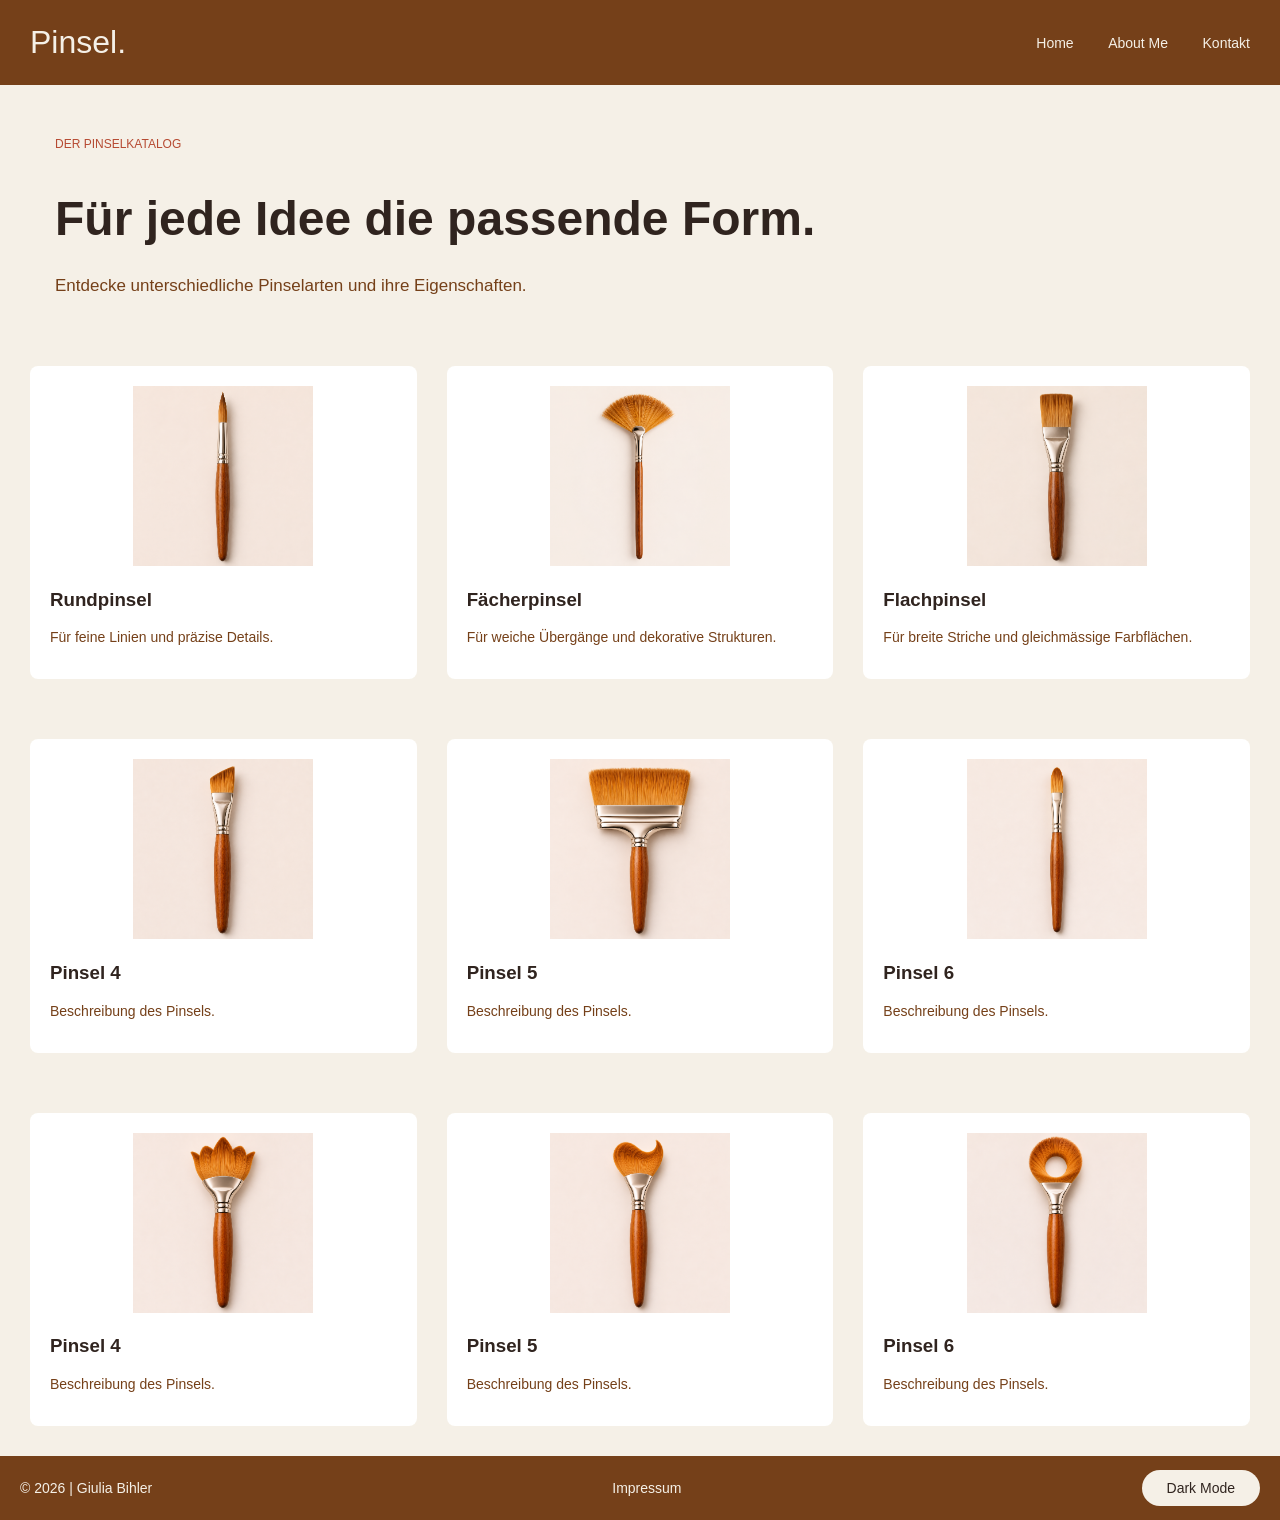
<file: index.HTML>
<!DOCTYPE html>
<html lang="de">

<head>
    <meta charset="UTF-8">
    <meta name="robots" content="nofollow, noindex" />
    <meta name="viewport" content="width=device-width, initial-scale=1.0">
    <title>Pinsel – Giulia Bihler</title>
    <link rel="stylesheet" href="css/style.css">
</head>

<body>

<!-- HEADER -->
<header class="header">

    <a href="index.html" class="logo">Pinsel.</a>

    <nav class="navigation">
        <a href="index.html">Home</a>
        <a href="aboutme.html">About Me</a>
        <a href="kontakt.html">Kontakt</a>
    </nav>

</header>

<main>
    <section class="hero">

        <p class="hero-kicker">DER PINSELKATALOG</p>

        <h1 class="hero-title">Für jede Idee die passende Form.</h1>

        <p class="hero-description">Entdecke unterschiedliche Pinselarten und ihre Eigenschaften.
        </p>

    </section>

    <section class="produkt-karten">

        <div class="produkt-karte">
            <img src="img/rundpinsel.png" alt="Rundpinsel">
            <h3>Rundpinsel</h3>
            <p>Für feine Linien und präzise Details.</p>
        </div>

        <div class="produkt-karte">
            <img src="img/faecherpinsel.png" alt="Fächerpinsel">
            <h3>Fächerpinsel</h3>
            <p>Für weiche Übergänge und dekorative Strukturen.</p>
        </div>

        <div class="produkt-karte">
            <img src="img/flachpinsel.png" alt="Flachpinsel">
            <h3>Flachpinsel</h3>
            <p>Für breite Striche und gleichmässige Farbflächen.</p>
        </div>

    </section>

    <section class="produkt-karten">

        <div class="produkt-karte">
            <img src="img/schraegerpinsel.png" alt="Schraeger Pinsel">
            <h3>Pinsel 4</h3>
            <p>Beschreibung des Pinsels.</p>
        </div>

        <div class="produkt-karte">
            <img src="img/breiterpinsel.png" alt="Breiter Pinsel">
            <h3>Pinsel 5</h3>
            <p>Beschreibung des Pinsels.</p>
        </div>

        <div class="produkt-karte">
            <img src="img/feinerpinsel.png" alt="Feiner Pinsel">
            <h3>Pinsel 6</h3>
            <p>Beschreibung des Pinsels.</p>
        </div>

    </section>

    <section class="produkt-karten">

        <div class="produkt-karte">
            <img src="img/blumenpinsel.png" alt="Blumenpinsel">
            <h3>Pinsel 4</h3>
            <p>Beschreibung des Pinsels.</p>
        </div>

        <div class="produkt-karte">
            <img src="img/spinsel.png" alt="S Pinsel">
            <h3>Pinsel 5</h3>
            <p>Beschreibung des Pinsels.</p>
        </div>

        <div class="produkt-karte">
            <img src="img/ringpinsel.png" alt="Ringpinsel">
            <h3>Pinsel 6</h3>
            <p>Beschreibung des Pinsels.</p>
        </div>

    </section>

</main>

<footer>

    <footer class="footer">

        <p>© 2026 | Giulia Bihler</p>

        <a href="impressum.html">Impressum</a>

        <button class="mode-button">Dark Mode</button>

</footer>

</body>

</html>
</file>
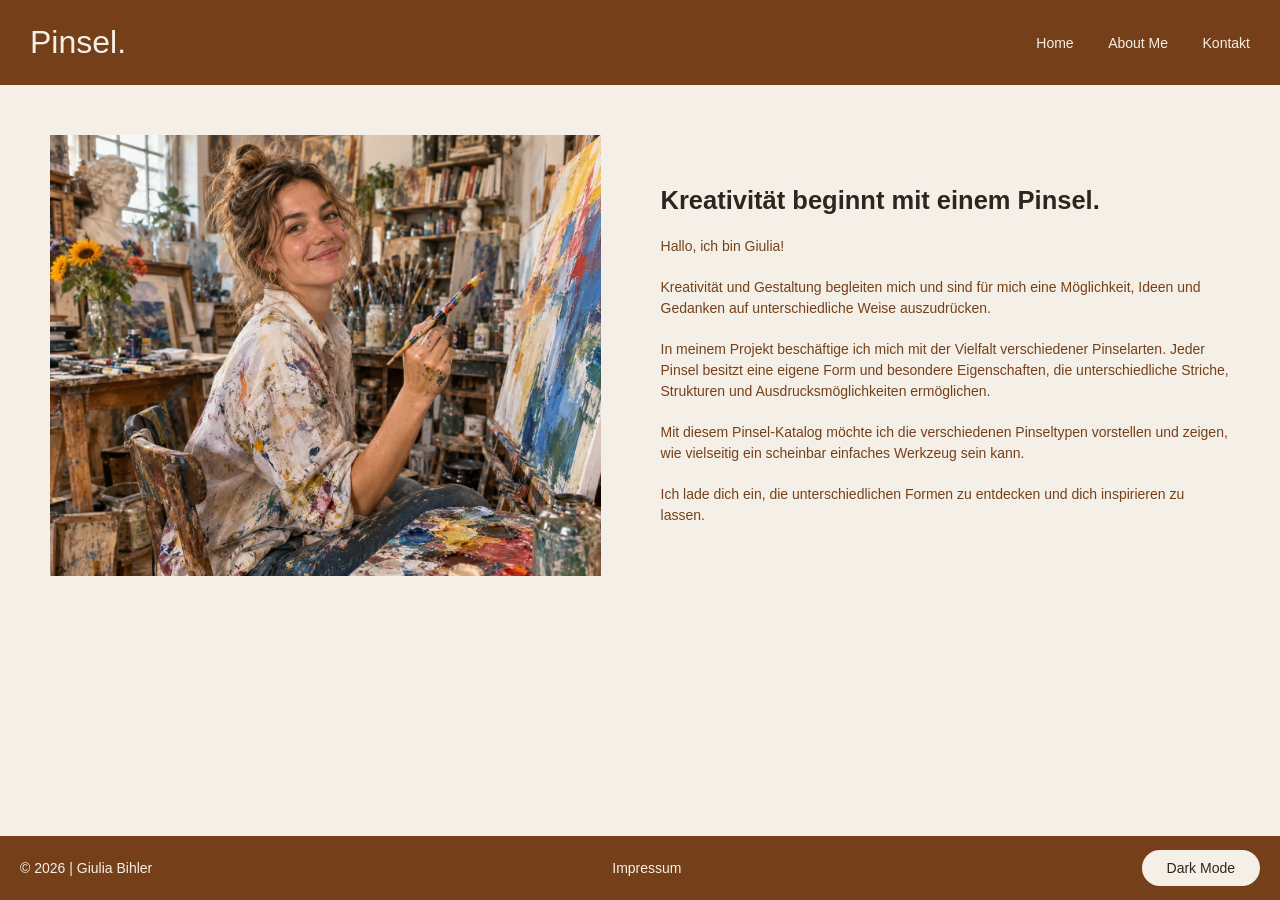
<file: aboutme.html>
<!DOCTYPE html>
<html lang="de">
<head>
    <meta charset="UTF-8">
    <meta name="robots" content="nofollow, noindex" />
    <title>Pinsel – Giulia Bihler</title>
    <link rel="stylesheet" href="css/style.css">
</head>

<body>

<header class="header">

    <a href="index.html" class="logo">Pinsel.</a>

    <nav class="navigation">
        <a href="index.html">Home</a>
        <a href="aboutme.html">About Me</a>
        <a href="kontakt.html">Kontakt</a>
    </nav>

</header>

<main class="about-main">

    <section class="about">

        <div class="about-image">
            <img src="img/portrait.png" alt="Portrait von Giulia">
        </div>

        <div class="about-text-titel">
            <h1>Kreativität beginnt mit einem Pinsel.</h1>

        <div class="about-text">
            <p>Hallo, ich bin Giulia!</p>
            <p>Kreativität und Gestaltung begleiten mich und sind für mich eine Möglichkeit, Ideen und Gedanken auf unterschiedliche Weise auszudrücken.</p>
                <p>In meinem Projekt beschäftige ich mich mit der Vielfalt verschiedener Pinselarten. Jeder Pinsel besitzt eine eigene Form und besondere Eigenschaften, die unterschiedliche Striche, Strukturen und Ausdrucksmöglichkeiten ermöglichen.</p>
                <p>Mit diesem Pinsel-Katalog möchte ich die verschiedenen Pinseltypen vorstellen und zeigen, wie vielseitig ein scheinbar einfaches Werkzeug sein kann.</p>
                <p>Ich lade dich ein, die unterschiedlichen Formen zu entdecken und dich inspirieren zu lassen.</p>
        </div>
        </div>


    </section>

</main>

<footer class="footer">

        <p>© 2026 | Giulia Bihler</p>

        <a href="impressum.html">Impressum</a>

        <button class="mode-button">Dark Mode</button>

</footer>

</body>

</html>
</file>
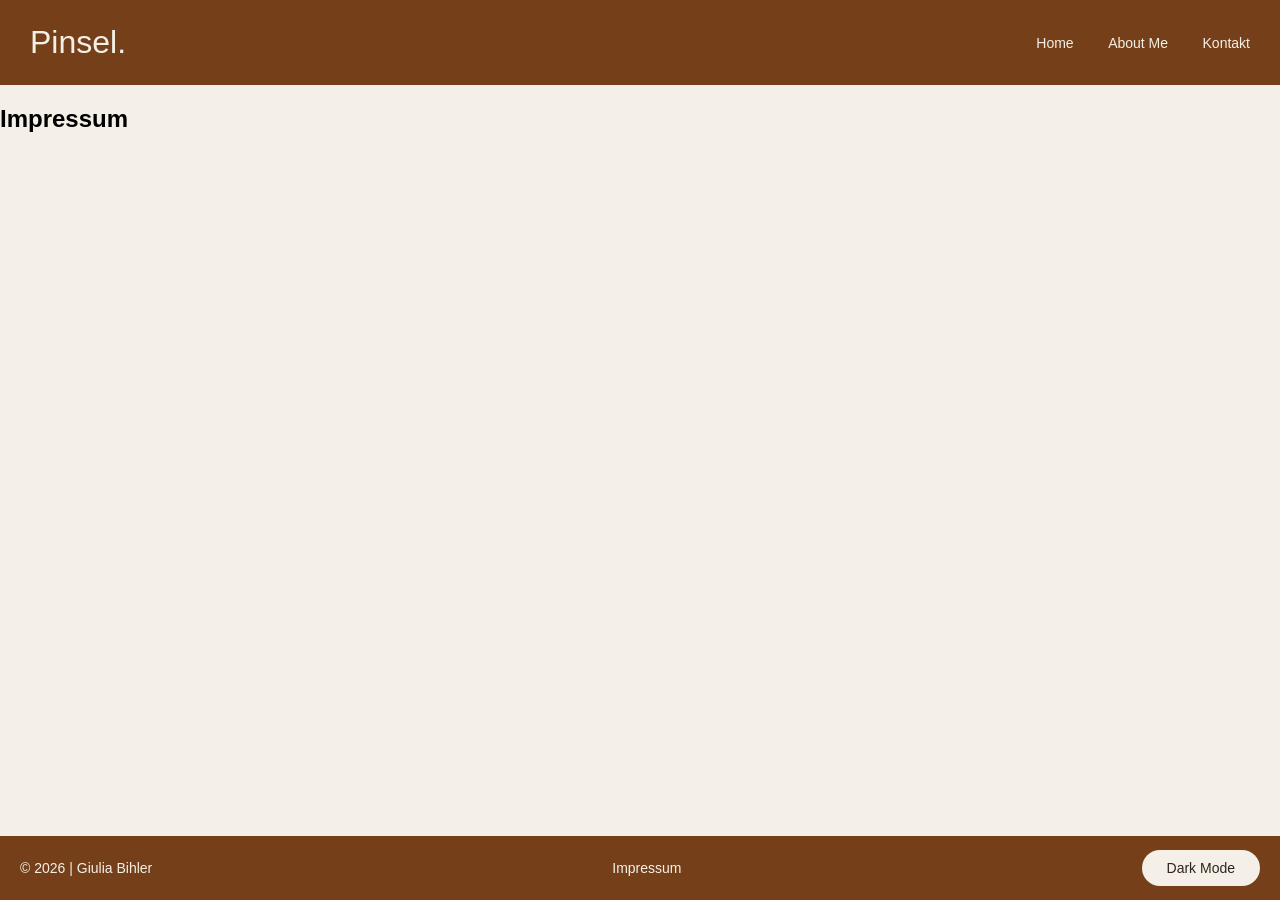
<file: impressum.html>
<!doctype html>
<html lang="de">
<head>
    <meta charset="UTF-8">
    <meta name="robots" content="nofollow, noindex" />
    <meta name="viewport"
          content="width=device-width, user-scalable=no, initial-scale=1.0, maximum-scale=1.0, minimum-scale=1.0">
    <meta http-equiv="X-UA-Compatible" content="ie=edge">
    <title>Pinsel – Giulia Bihler</title>
    <link rel="stylesheet" href="css/style.css">
</head>
<body>

<header class="header">

    <a href="index.html" class="logo">Pinsel.</a>

    <nav class="navigation">
        <a href="index.html">Home</a>
        <a href="aboutme.html">About Me</a>
        <a href="kontakt.html">Kontakt</a>
    </nav>

</header>

<main class="impressum-main">

    <section class="impressum">

        <h1>Impressum</h1>

    </section>

</main>

<footer>

    <footer class="footer">

        <p>© 2026 | Giulia Bihler</p>

        <a href="impressum.html">Impressum</a>

        <button class="mode-button">Dark Mode</button>

</footer>

</body>
</html>
</file>
<file: css/style.css>
:root {
    --font-h1: 48px;
    --font-h2: 32px;
    --font-h3: 22px;
    --font-h4: 17px;
    --font-h5: 14px;
    --font-h6: 12px;
}

body {
    margin: 0;
    min-height: 100vh;
    display: flex;
    flex-direction: column;
    font-family: sans-serif;
    background-color: #F5F0E7;

}

main {
    flex: 1;
}

.header {
    display: flex;
    justify-content: space-between;
    align-items: center;
    background-color: #754019;
    padding: 0px 30px;
    min-height: 85px;
    box-sizing: border-box;
}

.logo {
    font-size: var(--font-h2);
    margin: 0;
    color: #F5F0E7;
    text-decoration: none;
    font-family: sans-serif;
}

.logo a{
    color: #F5F0E7;
    text-decoration: none;
}

.navigation a {
    color: #F5F0E7;
    font-size: var(--font-h5);
    text-decoration: none;
    margin-left: 30px;
    font-family: sans-serif;
}

.footer {
    display: flex;
    justify-content: space-between;
    align-items: center;

    background-color: #754019;
    color: #F5F0E7;
    padding: 10px 20px;
    font-family: sans-serif;
    font-size: var(--font-h5);
}

.footer a {
    color: #F5F0E7;
    font-size: var(--font-h5);
    text-decoration: none;
    font-family: sans-serif;
}

.mode-button {
    background-color: #F5F0E7;
    color: #30241F;
    font-size: var(--font-h5);

    border: none;
    border-radius: 30px;
    padding: 10px 25px;
    cursor: pointer;
}


.hero {
    background-color: #F5F0E7;
    padding: 40px 55px;
}

.hero-kicker {
    color: #B64A32;
    font-size: var(--font-h6);
    margin-bottom: 20px;
}

.hero-title {
    color: #30241F;
    font-size: var(--font-h1);
    margin-bottom: 30px;
}

.hero-description {
    color: #754019;
    font-size: var(--font-h4);
    margin: 0;
}

.produkt-karten {
    display: flex;
    justify-content: space-between;
    gap: 30px;
}

.produkt-karte img {
    width: 100%;
    height: 180px;
    object-fit: contain;
}

.produkt-karte {
    background-color: #FFFFFF;
    border-radius: 8px;
    padding: 20px;
    flex: 1;
    box-sizing: border-box;
}

.produkt-karten {
    background-color: #F5F0E7;
    padding: 30px;
}

.produkt-karte h3 {
    color: #30241F;

}

.produkt-karte p {
    color: #754019;
    font-size: var(--font-h5);
}

.produkt-karte {
    font-family: sans-serif;
}



@media (max-width: 600px) {

    .produkt-karten {

        flex-direction: column;
        gap: 20px;
        padding: 30px;
    }

    .header {
        padding: 0 15px;
        min-height: 60px;
    }

    .logo {
        font-size: var(--font-h3);
    }

    .navigation a {
        font-size: var(--font-h6);
        margin-left: 10px;
    }

    .hero {
        padding: 10px 20px;
    }

    .hero-title {
        font-size: var(--font-h2);
        margin-bottom: 20px;
    }

    .hero-description {
        font-size: var(--font-h4);
    }

    .hero-kicker {
        font-size: var(--font-h6);
    }

    .produkt-karte img {
        width: 100%;
        height: 160px;
        object-fit: contain;
    }

    .produkt-karte p {
        color: #754019;
        font-size: var(--font-h5);
    }

    .produkt-karte h3 {
        color: #30241F;
        font-size: var(--font-h4);
    }

    .footer {
        display: flex;
        flex-direction: row;
        justify-content: space-between;
        align-items: center;
        gap: 10px;
        padding: 10px 15px;
    }

    .mode-button {
        padding: 9px 13px;
        font-size: var(--font-h5);
    }

}






.about-main {
    <main class="about-main">
    flex: 1;
}

.about {
    display: flex;
    align-items: center;
    gap: 60px;
    padding: 50px;
    background-color: #F5F0E7;
}

about-image {
    flex: 1;
}

.about-image img {
    width: 100%;
    height: auto;
    display: block;
}

.about-text-titel {
    color: #30241F;
    font-size: var(--font-h4);
}

.about-text {
    color: #754019;
    font-size: var(--font-h5);
    flex: 1;
}

.about-text p {
    margin-bottom: 20px;
    line-height: 1.5;
}
</file>
